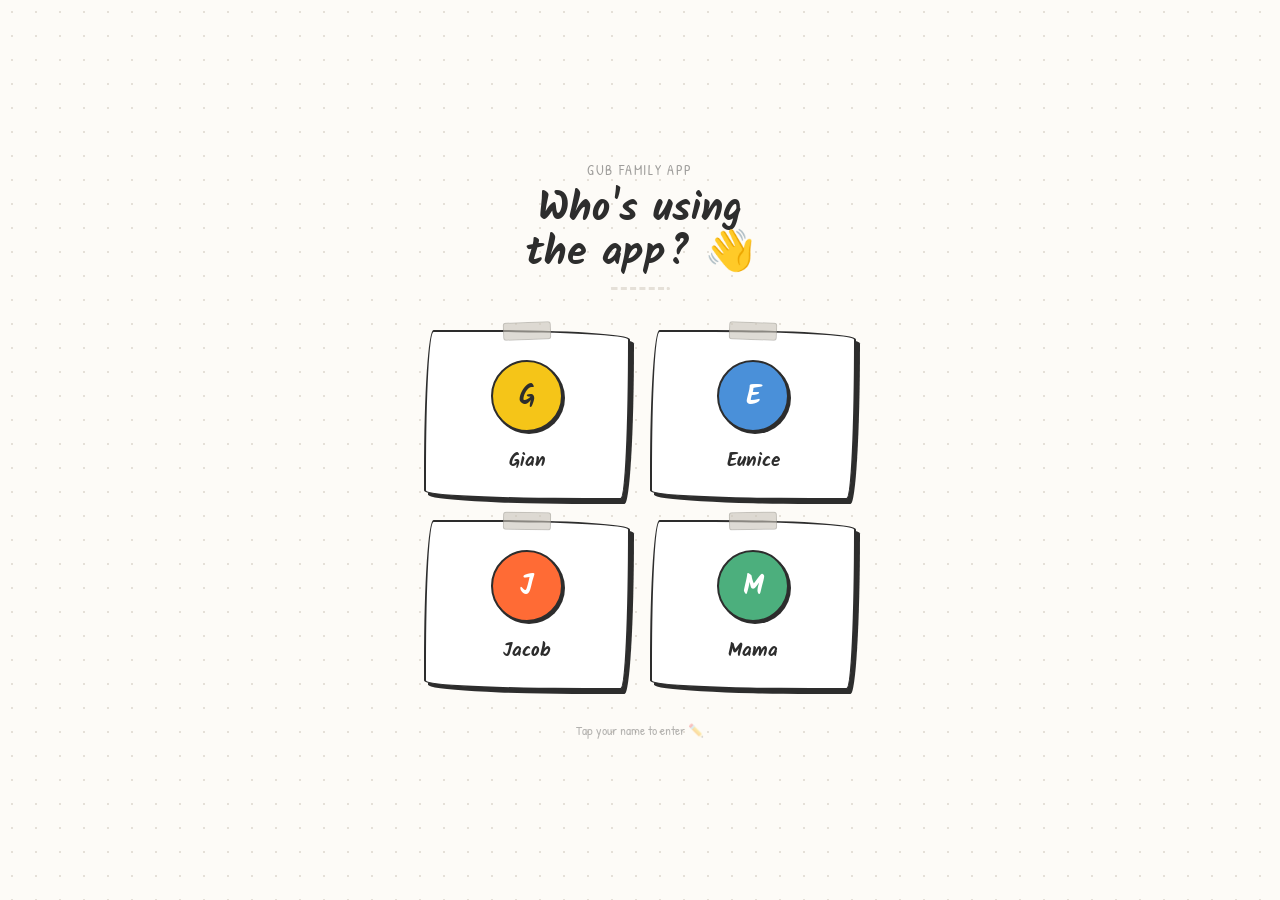
<file: index.html>
<!DOCTYPE html>
<html lang="en">
<head>
  <meta charset="UTF-8" />
  <meta name="viewport" content="width=device-width, initial-scale=1.0" />
  <title>GUB Family</title>
  <link rel="stylesheet" href="css/style.css" />
  <style>
    body {
      display: flex;
      align-items: center;
      justify-content: center;
      min-height: 100dvh;
    }

    .picker {
      width: 100%;
      max-width: 480px;
      padding: 32px 24px;
      text-align: center;
    }

    .picker__eyebrow {
      font-family: var(--font-body);
      font-size: 0.85rem;
      letter-spacing: 0.12em;
      text-transform: uppercase;
      opacity: 0.45;
      margin-bottom: 8px;
    }

    .picker__title {
      font-family: var(--font-head);
      font-size: 2.5rem;
      font-weight: 700;
      margin-bottom: 8px;
      line-height: 1.1;
    }

    .picker__subtitle {
      font-size: 1rem;
      opacity: 0.55;
      margin-bottom: 48px;
    }

    .profiles {
      display: grid;
      grid-template-columns: 1fr 1fr;
      gap: 20px;
      margin-bottom: 32px;
    }

    .profile-btn {
      background: var(--white);
      border: 2px solid var(--border);
      border-radius: var(--radius-wobbly-md);
      box-shadow: var(--shadow-hard);
      padding: 28px 16px 22px;
      display: flex;
      flex-direction: column;
      align-items: center;
      gap: 14px;
      cursor: pointer;
      transition: transform 100ms ease, box-shadow 100ms ease;
      position: relative;
      overflow: visible;
    }

    .profile-btn:hover {
      transform: translate(2px, 2px) rotate(1deg);
      box-shadow: var(--shadow-hard-sm);
    }

    .profile-btn:active {
      transform: translate(4px, 4px) rotate(0deg);
      box-shadow: none;
    }

    .profile-btn--gian   { --col: var(--profile-gian);   --txt: #2d2d2d; }
    .profile-btn--jacob  { --col: var(--profile-jacob);  --txt: #ffffff; }
    .profile-btn--eunice { --col: var(--profile-eunice); --txt: #ffffff; }
    .profile-btn--mama   { --col: var(--profile-mama);   --txt: #ffffff; }

    .profile-btn__avatar {
      width: 72px;
      height: 72px;
      border-radius: 50%;
      background: var(--col);
      color: var(--txt);
      display: flex;
      align-items: center;
      justify-content: center;
      font-family: var(--font-head);
      font-size: 1.75rem;
      font-weight: 700;
      border: 2px solid var(--border);
      box-shadow: var(--shadow-hard-sm);
      flex-shrink: 0;
    }

    .profile-btn__name {
      font-family: var(--font-head);
      font-size: 1.2rem;
      font-weight: 700;
      color: var(--fg);
    }

    /* Decorative tape strip */
    .profile-btn__tape {
      position: absolute;
      top: -10px;
      left: 50%;
      transform: translateX(-50%) rotate(-2deg);
      width: 48px;
      height: 18px;
      background: rgba(200, 195, 185, 0.6);
      border-radius: 3px;
      border: 1px solid rgba(45,45,45,0.15);
    }

    .profile-btn:nth-child(2) .profile-btn__tape { transform: translateX(-50%) rotate(2deg); }
    .profile-btn:nth-child(3) .profile-btn__tape { transform: translateX(-50%) rotate(1deg); }
    .profile-btn:nth-child(4) .profile-btn__tape { transform: translateX(-50%) rotate(-1deg); }

    .picker__footer {
      font-size: 0.8rem;
      opacity: 0.35;
    }

    /* dashed decorative line under title */
    .picker__deco {
      width: 60px;
      height: 3px;
      border-top: 3px dashed var(--muted);
      margin: 12px auto 40px;
      border-radius: 2px;
    }
  </style>
</head>
<body>
  <div class="picker">
    <p class="picker__eyebrow">GUB Family App</p>
    <h1 class="picker__title">Who's using<br>the app? 👋</h1>
    <div class="picker__deco"></div>

    <div class="profiles">
      <button class="profile-btn profile-btn--gian"   data-key="gian">
        <div class="profile-btn__tape"></div>
        <div class="profile-btn__avatar">G</div>
        <span class="profile-btn__name">Gian</span>
      </button>

      <button class="profile-btn profile-btn--eunice" data-key="eunice">
        <div class="profile-btn__tape"></div>
        <div class="profile-btn__avatar">E</div>
        <span class="profile-btn__name">Eunice</span>
      </button>

      <button class="profile-btn profile-btn--jacob"  data-key="jacob">
        <div class="profile-btn__tape"></div>
        <div class="profile-btn__avatar">J</div>
        <span class="profile-btn__name">Jacob</span>
      </button>

      <button class="profile-btn profile-btn--mama"   data-key="mama">
        <div class="profile-btn__tape"></div>
        <div class="profile-btn__avatar">M</div>
        <span class="profile-btn__name">Mama</span>
      </button>
    </div>

    <p class="picker__footer">Tap your name to enter ✏️</p>
  </div>

  <script type="module">
    import { setUser } from './js/auth.js';

    document.querySelectorAll('.profile-btn').forEach(btn => {
      btn.addEventListener('click', () => {
        const key = btn.dataset.key;
        setUser(key);
        window.location.href = 'dashboard.html';
      });
    });
  </script>
</body>
</html>
</file>
<file: css/style.css>
@import url('https://fonts.googleapis.com/css2?family=Kalam:wght@400;700&family=Patrick+Hand&display=swap');

/* ── Tokens ─────────────────────────────────────────── */
:root {
  --bg:        #fdfbf7;
  --fg:        #2d2d2d;
  --muted:     #e5e0d8;
  --accent:    #ff4d4d;
  --border:    #2d2d2d;
  --blue:      #2d5da1;
  --white:     #ffffff;
  --paper:     #fdfbf7;

  --profile-gian:   #F5C518;
  --profile-jacob:  #FF6B35;
  --profile-eunice: #4A90D9;
  --profile-mama:   #4CAF7D;

  --radius-wobbly:   255px 15px 225px 15px / 15px 225px 15px 255px;
  --radius-wobbly-md: 15px 225px 15px 255px / 225px 15px 255px 15px;
  --radius-wobbly-sm: 120px 8px 120px 8px / 8px 120px 8px 120px;

  --shadow-hard:   4px 4px 0px 0px #2d2d2d;
  --shadow-hard-lg: 8px 8px 0px 0px #2d2d2d;
  --shadow-hard-sm: 2px 2px 0px 0px #2d2d2d;

  --font-head: 'Kalam', cursive;
  --font-body: 'Patrick Hand', cursive;

  --max-w: 640px;
}

/* ── Reset ───────────────────────────────────────────── */
*, *::before, *::after { box-sizing: border-box; margin: 0; padding: 0; }

html { scroll-behavior: smooth; }

body {
  font-family: var(--font-body);
  background-color: var(--bg);
  background-image: radial-gradient(var(--muted) 1px, transparent 1px);
  background-size: 24px 24px;
  color: var(--fg);
  min-height: 100dvh;
  -webkit-font-smoothing: antialiased;
}

h1, h2, h3, h4 { font-family: var(--font-head); line-height: 1.2; }

a { color: inherit; text-decoration: none; }

button { cursor: pointer; font-family: var(--font-body); }

img { max-width: 100%; display: block; }

/* ── Layout ──────────────────────────────────────────── */
.page {
  max-width: var(--max-w);
  margin: 0 auto;
  padding: 24px 16px 80px;
}

/* ── Cards ───────────────────────────────────────────── */
.card {
  background: var(--white);
  border: 2px solid var(--border);
  border-radius: var(--radius-wobbly-md);
  box-shadow: var(--shadow-hard);
  padding: 20px;
}

.card--muted {
  background: var(--muted);
}

.card--yellow {
  background: #fff9c4;
}

/* ── Buttons ─────────────────────────────────────────── */
.btn {
  display: inline-flex;
  align-items: center;
  justify-content: center;
  gap: 8px;
  padding: 12px 24px;
  border: 3px solid var(--border);
  border-radius: var(--radius-wobbly);
  background: var(--white);
  color: var(--fg);
  font-family: var(--font-body);
  font-size: 1rem;
  font-weight: 600;
  box-shadow: var(--shadow-hard);
  transition: transform 80ms ease, box-shadow 80ms ease, background 80ms ease, color 80ms ease;
  user-select: none;
  -webkit-tap-highlight-color: transparent;
}

.btn:hover {
  background: var(--accent);
  color: var(--white);
  box-shadow: var(--shadow-hard-sm);
  transform: translate(2px, 2px);
}

.btn:active {
  box-shadow: none;
  transform: translate(4px, 4px);
}

.btn--full { width: 100%; }

.btn--blue:hover  { background: var(--blue); color: var(--white); }
.btn--green:hover { background: #4CAF7D; color: var(--white); }

.btn--sm {
  padding: 8px 16px;
  font-size: 0.875rem;
}

.btn--icon {
  padding: 10px;
  border-radius: 50%;
}

/* ── Section header ──────────────────────────────────── */
.section-label {
  font-family: var(--font-head);
  font-size: 0.75rem;
  letter-spacing: 0.08em;
  text-transform: uppercase;
  color: var(--fg);
  opacity: 0.5;
  margin-bottom: 4px;
}

.section-title {
  font-family: var(--font-head);
  font-size: 1.5rem;
  font-weight: 700;
  margin-bottom: 16px;
}

/* ── Nav bar ─────────────────────────────────────────── */
.nav {
  position: sticky;
  top: 0;
  z-index: 100;
  background: var(--bg);
  border-bottom: 2px dashed var(--muted);
  padding: 12px 16px;
  display: flex;
  align-items: center;
  justify-content: space-between;
  max-width: 100%;
}

.nav__title {
  font-family: var(--font-head);
  font-size: 1.25rem;
  font-weight: 700;
}

.nav__back {
  background: none;
  border: none;
  font-size: 1.5rem;
  padding: 4px 8px;
  border-radius: 8px;
}

.nav__avatar {
  width: 36px;
  height: 36px;
  border-radius: 50%;
  border: 2px solid var(--border);
  display: flex;
  align-items: center;
  justify-content: center;
  font-family: var(--font-head);
  font-size: 0.875rem;
  font-weight: 700;
  box-shadow: var(--shadow-hard-sm);
  flex-shrink: 0;
}

/* ── Divider ─────────────────────────────────────────── */
.divider {
  border: none;
  border-top: 2px dashed var(--muted);
  margin: 20px 0;
}

/* ── Empty state ─────────────────────────────────────── */
.empty {
  text-align: center;
  padding: 32px 16px;
  color: var(--fg);
  opacity: 0.45;
}

.empty__icon { font-size: 2.5rem; margin-bottom: 8px; }
.empty__text { font-size: 1rem; }

/* ── Modal ───────────────────────────────────────────── */
.modal-overlay {
  display: none;
  position: fixed;
  inset: 0;
  background: rgba(45, 45, 45, 0.55);
  z-index: 200;
  align-items: flex-end;
  justify-content: center;
  padding: 16px;
}

.modal-overlay.active {
  display: flex;
}

.modal {
  background: var(--bg);
  border: 2px solid var(--border);
  border-radius: 24px 24px 16px 16px;
  box-shadow: var(--shadow-hard-lg);
  padding: 24px;
  width: 100%;
  max-width: var(--max-w);
  max-height: 90dvh;
  overflow-y: auto;
  animation: slideUp 200ms ease;
}

@keyframes slideUp {
  from { transform: translateY(40px); opacity: 0; }
  to   { transform: translateY(0);    opacity: 1; }
}

.modal__header {
  display: flex;
  align-items: center;
  justify-content: space-between;
  margin-bottom: 20px;
}

.modal__title {
  font-family: var(--font-head);
  font-size: 1.25rem;
  font-weight: 700;
}

.modal__close {
  background: none;
  border: 2px solid var(--border);
  border-radius: 50%;
  width: 32px;
  height: 32px;
  font-size: 1rem;
  display: flex;
  align-items: center;
  justify-content: center;
  box-shadow: var(--shadow-hard-sm);
}

/* ── Form fields ─────────────────────────────────────── */
.field { margin-bottom: 16px; }

.field label {
  display: block;
  font-size: 0.875rem;
  font-weight: 600;
  margin-bottom: 6px;
  opacity: 0.7;
}

.field input,
.field textarea,
.field select {
  width: 100%;
  padding: 12px 14px;
  border: 2px solid var(--border);
  border-radius: var(--radius-wobbly-sm);
  background: var(--white);
  font-family: var(--font-body);
  font-size: 1rem;
  color: var(--fg);
  outline: none;
  transition: border-color 150ms, box-shadow 150ms;
  box-shadow: var(--shadow-hard-sm);
}

.field input:focus,
.field textarea:focus,
.field select:focus {
  border-color: var(--blue);
  box-shadow: 0 0 0 3px rgba(45, 93, 161, 0.15);
}

.field textarea { resize: vertical; min-height: 80px; }

/* ── Toast ───────────────────────────────────────────── */
.gub-toast {
  position: fixed;
  bottom: 24px;
  left: 50%;
  transform: translateX(-50%) translateY(20px);
  background: var(--fg);
  color: var(--white);
  padding: 12px 24px;
  border-radius: var(--radius-wobbly-sm);
  font-family: var(--font-body);
  font-size: 0.95rem;
  opacity: 0;
  transition: opacity 200ms, transform 200ms;
  z-index: 999;
  white-space: nowrap;
  box-shadow: var(--shadow-hard);
}

.gub-toast--visible {
  opacity: 1;
  transform: translateX(-50%) translateY(0);
}

.gub-toast--error { background: var(--accent); }

/* ── Pill / badge ────────────────────────────────────── */
.pill {
  display: inline-block;
  padding: 2px 10px;
  border-radius: 99px;
  font-size: 0.75rem;
  font-weight: 600;
  border: 1.5px solid var(--border);
}

/* ── Loading spinner ─────────────────────────────────── */
.spinner {
  width: 40px;
  height: 40px;
  border: 3px solid var(--muted);
  border-top-color: var(--fg);
  border-radius: 50%;
  animation: spin 600ms linear infinite;
  margin: 40px auto;
}

@keyframes spin { to { transform: rotate(360deg); } }

/* ── Profile colors utility ──────────────────────────── */
.profile-gian   { background: var(--profile-gian);   color: #2d2d2d; }
.profile-jacob  { background: var(--profile-jacob);  color: #ffffff; }
.profile-eunice { background: var(--profile-eunice); color: #ffffff; }
.profile-mama   { background: var(--profile-mama);   color: #ffffff; }

/* ── Responsive tweaks ───────────────────────────────── */
@media (min-width: 640px) {
  .page { padding: 32px 24px 80px; }
}
</file>
